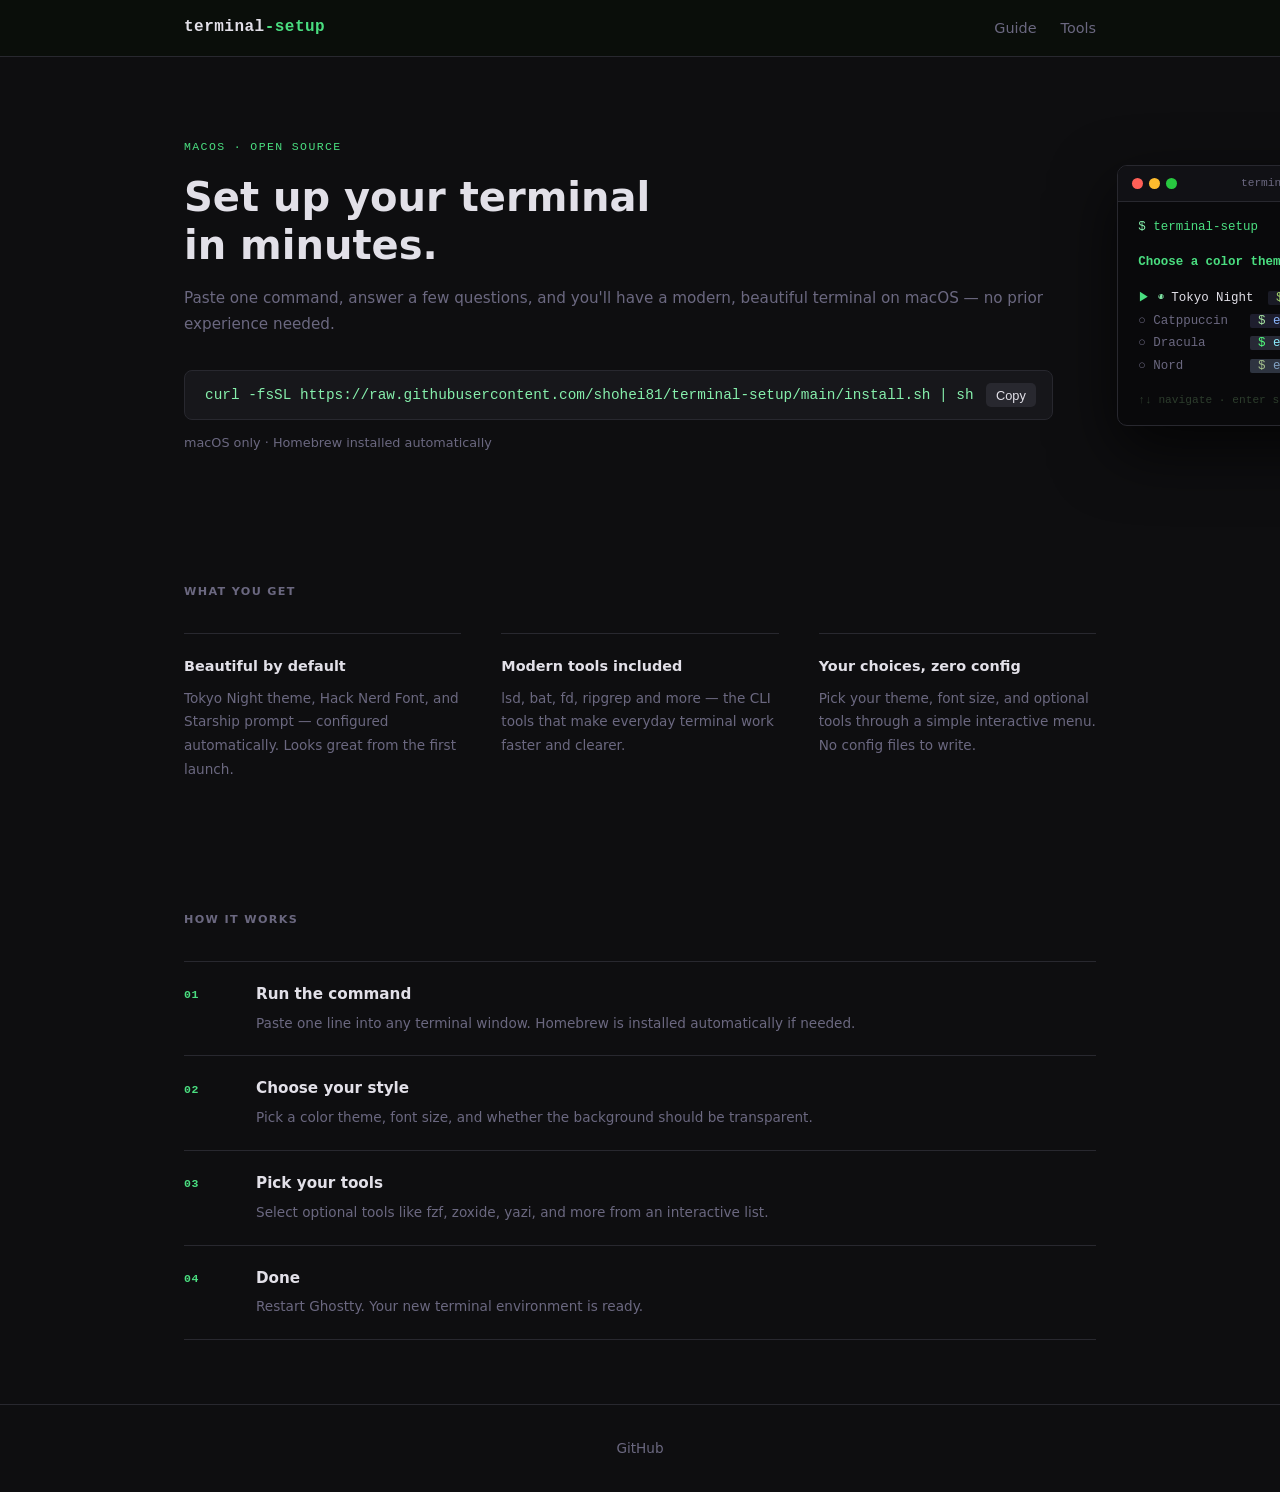
<file: docs/index.html>
<!DOCTYPE html>
<html lang="ja">
<head>
  <meta charset="UTF-8">
  <meta name="viewport" content="width=device-width, initial-scale=1.0">
  <title>terminal-setup</title>
  <link rel="stylesheet" href="./style.css">
</head>
<body>

<nav>
  <div class="nav-inner">
    <span class="nav-logo">terminal<span>-setup</span></span>
    <div class="nav-links">
      <a href="./guide.html">Guide</a>
      <a href="./tools.html">Tools</a>
    </div>
  </div>
</nav>

<div class="hero">
  <div class="hero-copy">
    <p class="hero-eyebrow">macOS · open source</p>
    <h1>Set up your terminal<br>in minutes.</h1>
    <p class="hero-desc">Paste one command, answer a few questions, and you'll have a modern, beautiful terminal on macOS — no prior experience needed.</p>
    <div class="install-block">
      <code id="install-cmd">curl -fsSL https://raw.githubusercontent.com/shohei81/terminal-setup/main/install.sh | sh</code>
      <button class="copy-btn" onclick="copyInstall(this)">Copy</button>
    </div>
    <p class="install-note">macOS only · Homebrew installed automatically</p>
  </div>
  <div class="hero-visual">
    <div class="term-win">
      <div class="term-bar">
        <span class="term-dot" style="background:#ff5f57"></span>
        <span class="term-dot" style="background:#febc2e"></span>
        <span class="term-dot" style="background:#28c840"></span>
        <span class="term-bar-title">terminal-setup</span>
      </div>
      <div class="term-body">
        <div class="term-row"><span class="tc-green">$</span> <span class="tc-blue">terminal-setup</span></div>
        <div class="term-row term-blank">&nbsp;</div>
        <div class="term-row"><span class="tc-blue tc-bold">  Choose a color theme</span></div>
        <div class="term-row term-blank">&nbsp;</div>
        <div class="term-row term-active">  <span class="tc-blue">▶</span> <span class="tc-green">◉</span> <span class="term-thname">Tokyo Night  </span><span class="term-swatch" style="background:#1a1b26"><span style="color:#9ece6a"> $ </span><span style="color:#7aa2f7">echo</span><span style="color:#c0caf5"> Hello </span></span></div>
        <div class="term-row term-dim">    <span class="tc-muted">○</span> <span class="term-thname">Catppuccin   </span><span class="term-swatch" style="background:#1e1e2e"><span style="color:#a6e3a1"> $ </span><span style="color:#89b4fa">echo</span><span style="color:#cdd6f4"> Hello </span></span></div>
        <div class="term-row term-dim">    <span class="tc-muted">○</span> <span class="term-thname">Dracula      </span><span class="term-swatch" style="background:#282a36"><span style="color:#50fa7b"> $ </span><span style="color:#8be9fd">echo</span><span style="color:#f8f8f2"> Hello </span></span></div>
        <div class="term-row term-dim">    <span class="tc-muted">○</span> <span class="term-thname">Nord         </span><span class="term-swatch" style="background:#2e3440"><span style="color:#a3be8c"> $ </span><span style="color:#81a1c1">echo</span><span style="color:#d8dee9"> Hello </span></span></div>
        <div class="term-row term-blank">&nbsp;</div>
        <div class="term-row term-hint">  ↑↓ navigate · enter select · esc quit</div>
      </div>
    </div>
  </div>
</div>

<section>
  <p class="section-label">What you get</p>
  <div class="features">
    <div class="feature">
      <h3>Beautiful by default</h3>
      <p>Tokyo Night theme, Hack Nerd Font, and Starship prompt — configured automatically. Looks great from the first launch.</p>
    </div>
    <div class="feature">
      <h3>Modern tools included</h3>
      <p>lsd, bat, fd, ripgrep and more — the CLI tools that make everyday terminal work faster and clearer.</p>
    </div>
    <div class="feature">
      <h3>Your choices, zero config</h3>
      <p>Pick your theme, font size, and optional tools through a simple interactive menu. No config files to write.</p>
    </div>
  </div>
</section>

<section>
  <p class="section-label">How it works</p>
  <ol class="timeline">
    <li class="timeline-item">
      <div class="timeline-num">01</div>
      <div class="timeline-body">
        <h3>Run the command</h3>
        <p>Paste one line into any terminal window. Homebrew is installed automatically if needed.</p>
      </div>
    </li>
    <li class="timeline-item">
      <div class="timeline-num">02</div>
      <div class="timeline-body">
        <h3>Choose your style</h3>
        <p>Pick a color theme, font size, and whether the background should be transparent.</p>
      </div>
    </li>
    <li class="timeline-item">
      <div class="timeline-num">03</div>
      <div class="timeline-body">
        <h3>Pick your tools</h3>
        <p>Select optional tools like fzf, zoxide, yazi, and more from an interactive list.</p>
      </div>
    </li>
    <li class="timeline-item">
      <div class="timeline-num">04</div>
      <div class="timeline-body">
        <h3>Done</h3>
        <p>Restart Ghostty. Your new terminal environment is ready.</p>
      </div>
    </li>
  </ol>
</section>

<footer>
  <a href="https://github.com/shohei81/terminal-setup" target="_blank">GitHub</a>
</footer>

<script src="./script.js"></script>
<script>
function copyInstall(btn) {
  const text = document.getElementById('install-cmd').textContent;
  navigator.clipboard.writeText(text).then(() => {
    btn.textContent = '✓';
    setTimeout(() => btn.textContent = 'Copy', 2000);
  });
}
</script>
</body>
</html>
</file>
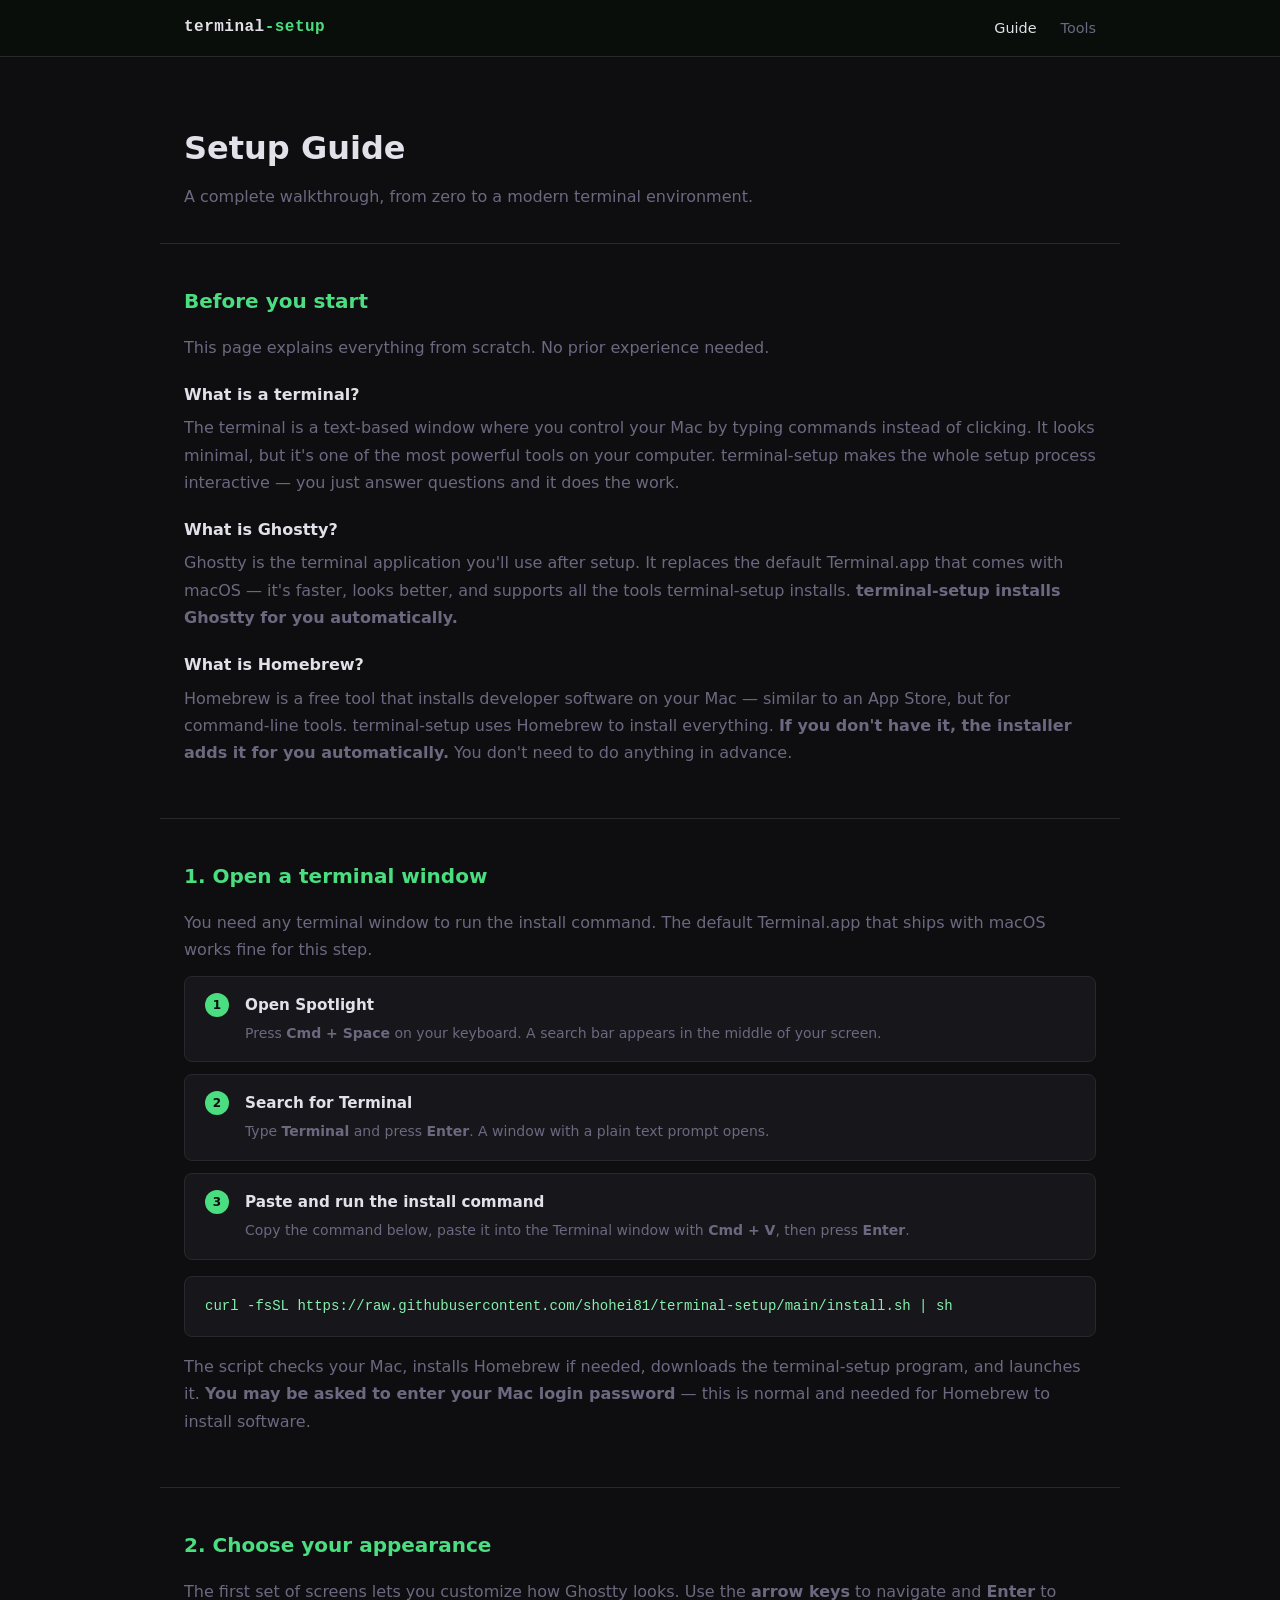
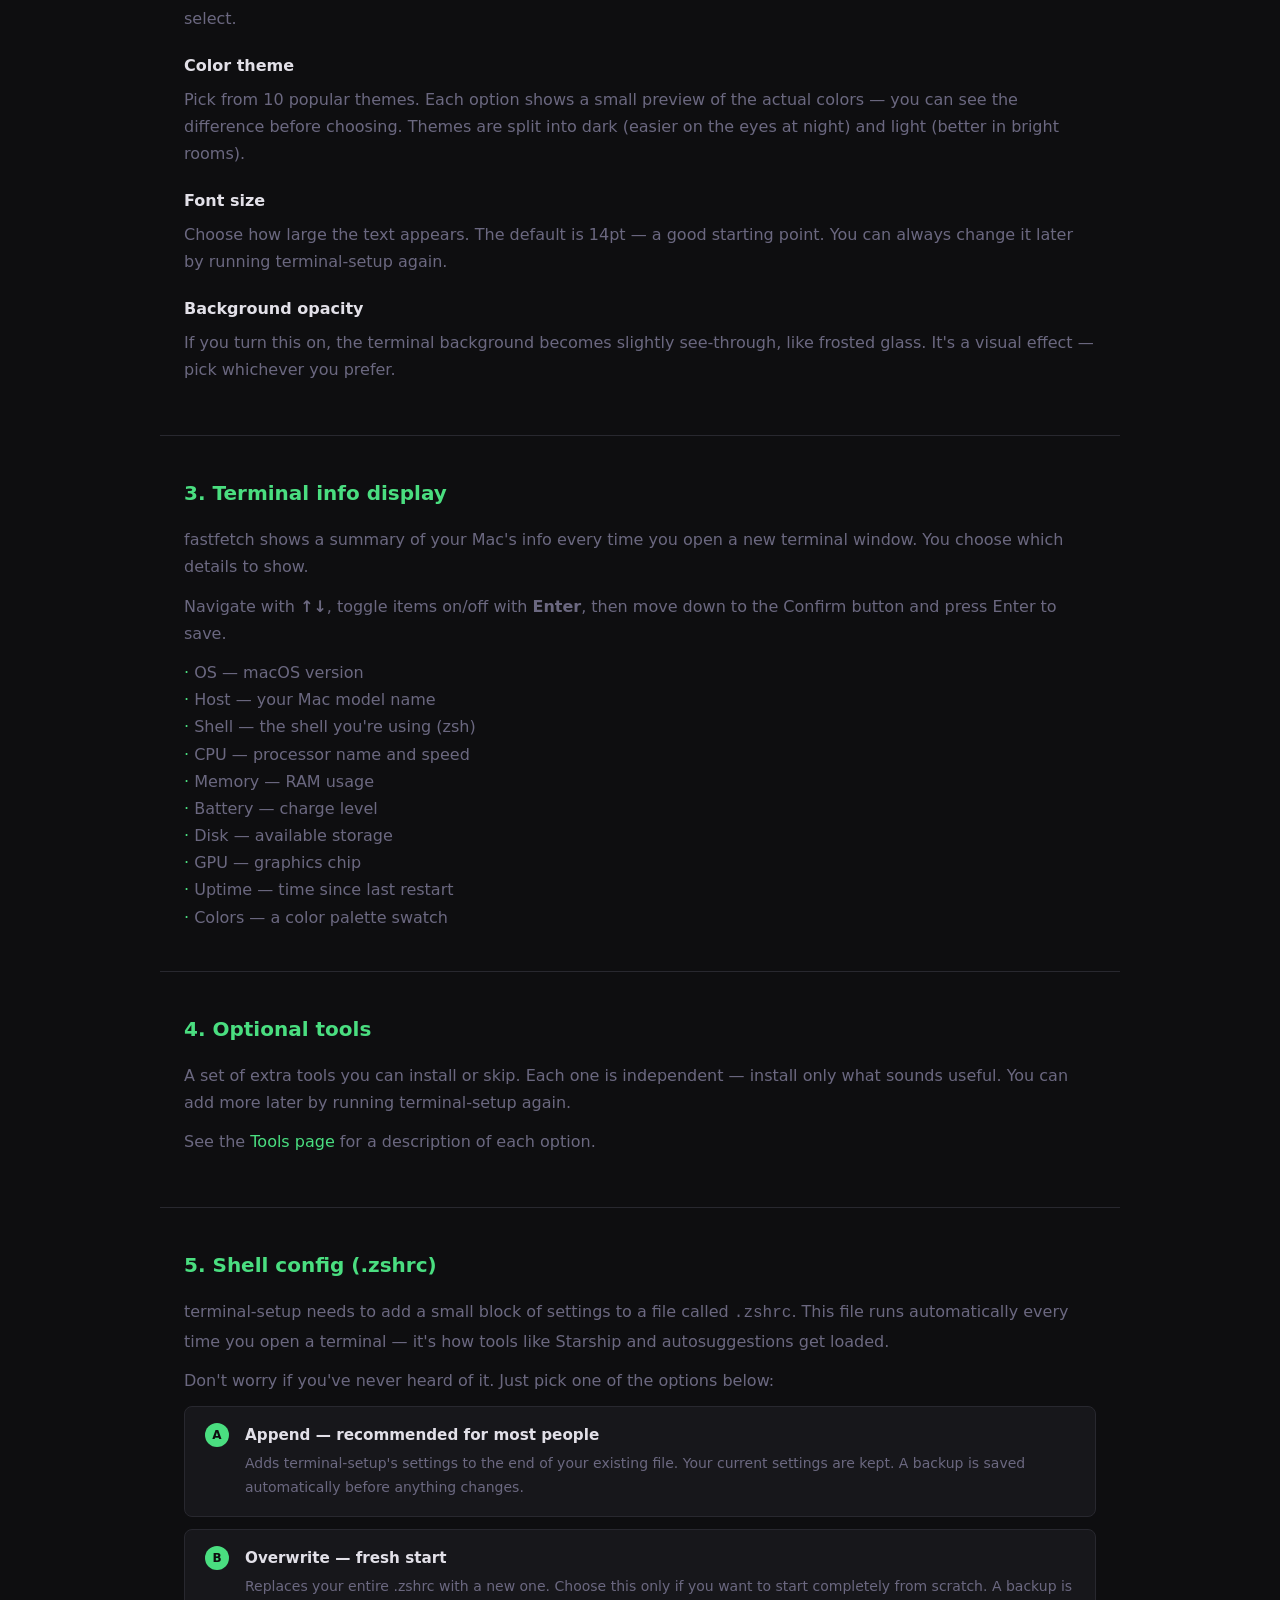
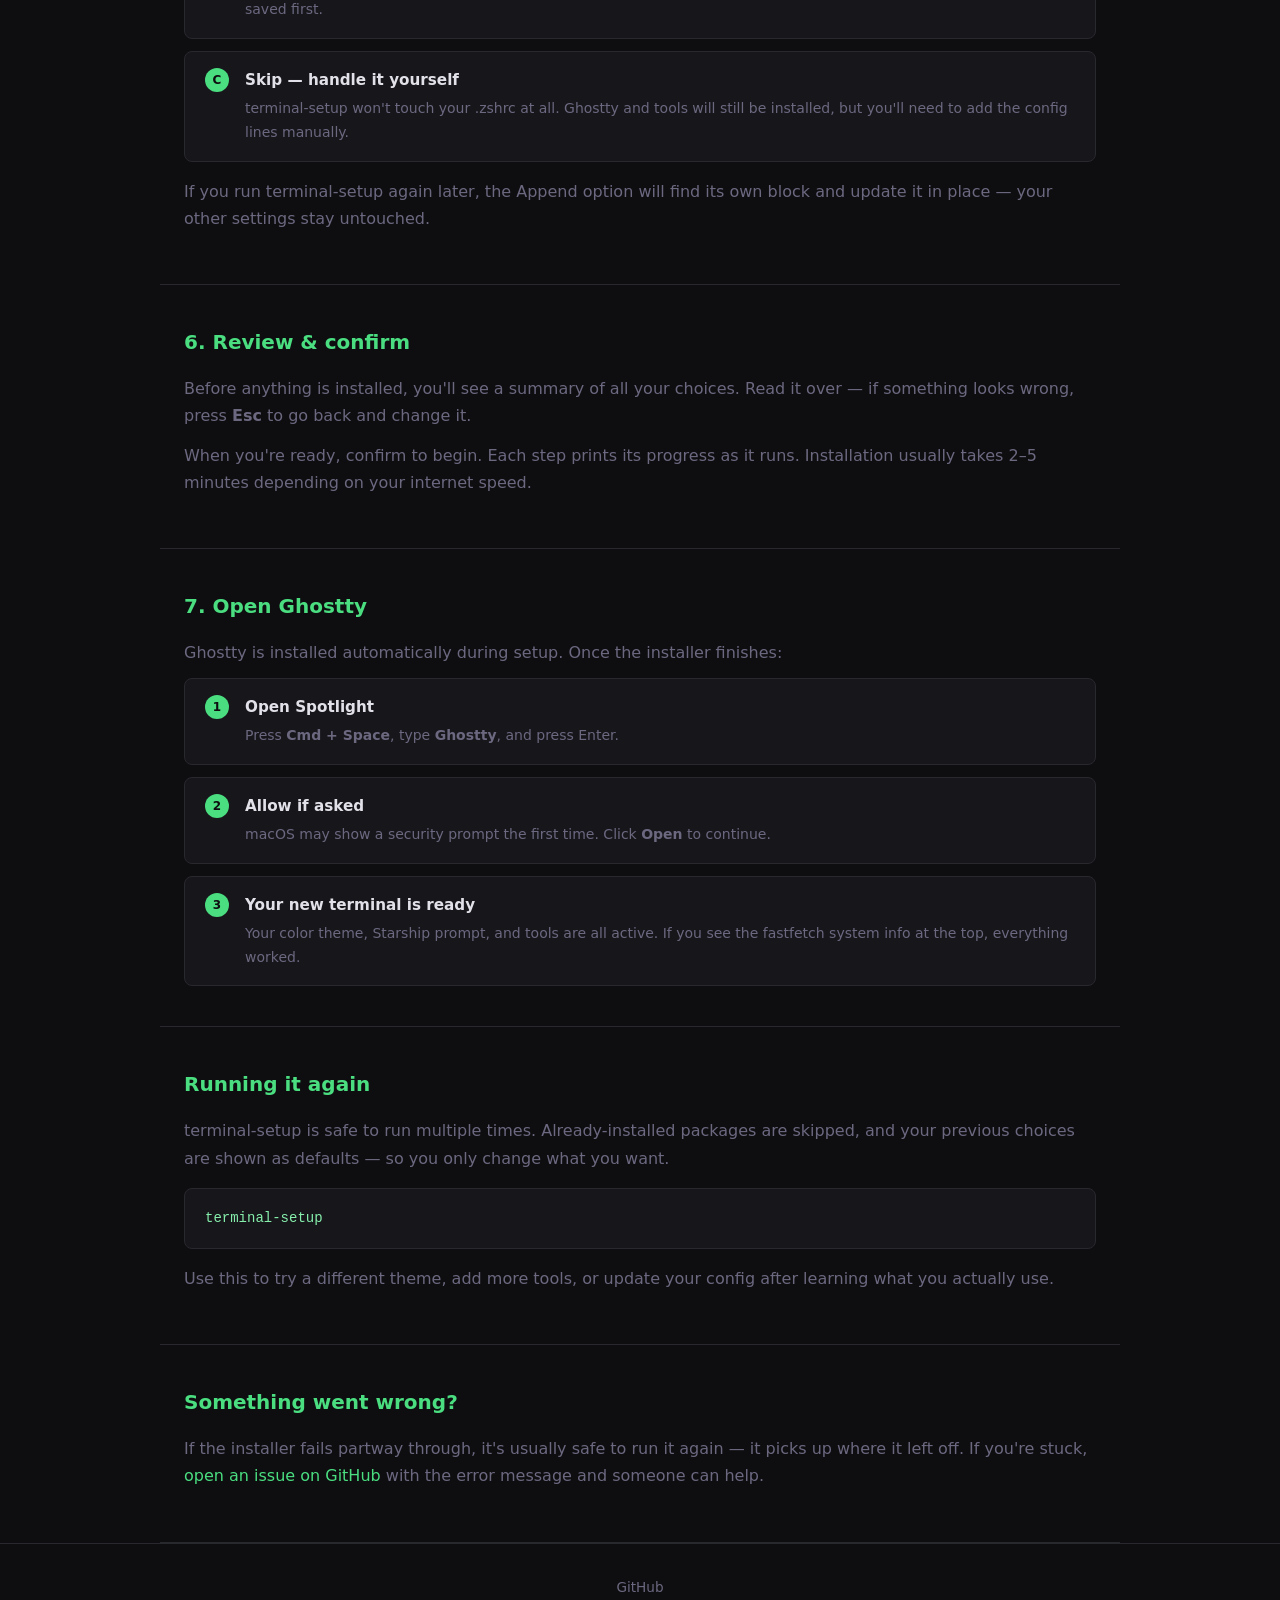
<file: docs/guide.html>
<!DOCTYPE html>
<html lang="en">
<head>
  <meta charset="UTF-8">
  <meta name="viewport" content="width=device-width, initial-scale=1.0">
  <title>Setup Guide — terminal-setup</title>
  <link rel="stylesheet" href="./style.css">
</head>
<body>

<nav>
  <div class="nav-inner">
    <a href="./index.html" class="nav-logo">terminal<span>-setup</span></a>
    <div class="nav-links">
      <a href="./guide.html" class="active">Guide</a>
      <a href="./tools.html">Tools</a>
    </div>
  </div>
</nav>

<div class="page-header">
  <h1>Setup Guide</h1>
  <p>A complete walkthrough, from zero to a modern terminal environment.</p>
</div>

<div class="guide-section">
  <h2>Before you start</h2>
  <p>This page explains everything from scratch. No prior experience needed.</p>

  <h3>What is a terminal?</h3>
  <p>The terminal is a text-based window where you control your Mac by typing commands instead of clicking. It looks minimal, but it's one of the most powerful tools on your computer. terminal-setup makes the whole setup process interactive — you just answer questions and it does the work.</p>

  <h3>What is Ghostty?</h3>
  <p>Ghostty is the terminal application you'll use after setup. It replaces the default Terminal.app that comes with macOS — it's faster, looks better, and supports all the tools terminal-setup installs. <strong>terminal-setup installs Ghostty for you automatically.</strong></p>

  <h3>What is Homebrew?</h3>
  <p>Homebrew is a free tool that installs developer software on your Mac — similar to an App Store, but for command-line tools. terminal-setup uses Homebrew to install everything. <strong>If you don't have it, the installer adds it for you automatically.</strong> You don't need to do anything in advance.</p>
</div>

<div class="guide-section">
  <h2>1. Open a terminal window</h2>
  <p>You need any terminal window to run the install command. The default Terminal.app that ships with macOS works fine for this step.</p>

  <div class="step-list">
    <div class="step-item">
      <div class="step-num">1</div>
      <div class="step-body">
        <h4>Open Spotlight</h4>
        <p>Press <strong>Cmd + Space</strong> on your keyboard. A search bar appears in the middle of your screen.</p>
      </div>
    </div>
    <div class="step-item">
      <div class="step-num">2</div>
      <div class="step-body">
        <h4>Search for Terminal</h4>
        <p>Type <strong>Terminal</strong> and press <strong>Enter</strong>. A window with a plain text prompt opens.</p>
      </div>
    </div>
    <div class="step-item">
      <div class="step-num">3</div>
      <div class="step-body">
        <h4>Paste and run the install command</h4>
        <p>Copy the command below, paste it into the Terminal window with <strong>Cmd + V</strong>, then press <strong>Enter</strong>.</p>
      </div>
    </div>
  </div>

  <pre><code>curl -fsSL https://raw.githubusercontent.com/shohei81/terminal-setup/main/install.sh | sh</code></pre>

  <p>The script checks your Mac, installs Homebrew if needed, downloads the terminal-setup program, and launches it. <strong>You may be asked to enter your Mac login password</strong> — this is normal and needed for Homebrew to install software.</p>
</div>

<div class="guide-section">
  <h2>2. Choose your appearance</h2>
  <p>The first set of screens lets you customize how Ghostty looks. Use the <strong>arrow keys</strong> to navigate and <strong>Enter</strong> to select.</p>

  <h3>Color theme</h3>
  <p>Pick from 10 popular themes. Each option shows a small preview of the actual colors — you can see the difference before choosing. Themes are split into dark (easier on the eyes at night) and light (better in bright rooms).</p>

  <h3>Font size</h3>
  <p>Choose how large the text appears. The default is 14pt — a good starting point. You can always change it later by running terminal-setup again.</p>

  <h3>Background opacity</h3>
  <p>If you turn this on, the terminal background becomes slightly see-through, like frosted glass. It's a visual effect — pick whichever you prefer.</p>
</div>

<div class="guide-section">
  <h2>3. Terminal info display</h2>
  <p>fastfetch shows a summary of your Mac's info every time you open a new terminal window. You choose which details to show.</p>
  <p>Navigate with <strong>↑↓</strong>, toggle items on/off with <strong>Enter</strong>, then move down to the Confirm button and press Enter to save.</p>
  <ul>
    <li>OS — macOS version</li>
    <li>Host — your Mac model name</li>
    <li>Shell — the shell you're using (zsh)</li>
    <li>CPU — processor name and speed</li>
    <li>Memory — RAM usage</li>
    <li>Battery — charge level</li>
    <li>Disk — available storage</li>
    <li>GPU — graphics chip</li>
    <li>Uptime — time since last restart</li>
    <li>Colors — a color palette swatch</li>
  </ul>
</div>

<div class="guide-section">
  <h2>4. Optional tools</h2>
  <p>A set of extra tools you can install or skip. Each one is independent — install only what sounds useful. You can add more later by running terminal-setup again.</p>
  <p>See the <a href="./tools.html">Tools page</a> for a description of each option.</p>
</div>

<div class="guide-section">
  <h2>5. Shell config (.zshrc)</h2>
  <p>terminal-setup needs to add a small block of settings to a file called <code>.zshrc</code>. This file runs automatically every time you open a terminal — it's how tools like Starship and autosuggestions get loaded.</p>
  <p>Don't worry if you've never heard of it. Just pick one of the options below:</p>

  <div class="step-list">
    <div class="step-item">
      <div class="step-num">A</div>
      <div class="step-body">
        <h4>Append — recommended for most people</h4>
        <p>Adds terminal-setup's settings to the end of your existing file. Your current settings are kept. A backup is saved automatically before anything changes.</p>
      </div>
    </div>
    <div class="step-item">
      <div class="step-num">B</div>
      <div class="step-body">
        <h4>Overwrite — fresh start</h4>
        <p>Replaces your entire .zshrc with a new one. Choose this only if you want to start completely from scratch. A backup is saved first.</p>
      </div>
    </div>
    <div class="step-item">
      <div class="step-num">C</div>
      <div class="step-body">
        <h4>Skip — handle it yourself</h4>
        <p>terminal-setup won't touch your .zshrc at all. Ghostty and tools will still be installed, but you'll need to add the config lines manually.</p>
      </div>
    </div>
  </div>

  <p style="margin-top:1rem;">If you run terminal-setup again later, the Append option will find its own block and update it in place — your other settings stay untouched.</p>
</div>

<div class="guide-section">
  <h2>6. Review &amp; confirm</h2>
  <p>Before anything is installed, you'll see a summary of all your choices. Read it over — if something looks wrong, press <strong>Esc</strong> to go back and change it.</p>
  <p>When you're ready, confirm to begin. Each step prints its progress as it runs. Installation usually takes 2–5 minutes depending on your internet speed.</p>
</div>

<div class="guide-section">
  <h2>7. Open Ghostty</h2>
  <p>Ghostty is installed automatically during setup. Once the installer finishes:</p>

  <div class="step-list">
    <div class="step-item">
      <div class="step-num">1</div>
      <div class="step-body">
        <h4>Open Spotlight</h4>
        <p>Press <strong>Cmd + Space</strong>, type <strong>Ghostty</strong>, and press Enter.</p>
      </div>
    </div>
    <div class="step-item">
      <div class="step-num">2</div>
      <div class="step-body">
        <h4>Allow if asked</h4>
        <p>macOS may show a security prompt the first time. Click <strong>Open</strong> to continue.</p>
      </div>
    </div>
    <div class="step-item">
      <div class="step-num">3</div>
      <div class="step-body">
        <h4>Your new terminal is ready</h4>
        <p>Your color theme, Starship prompt, and tools are all active. If you see the fastfetch system info at the top, everything worked.</p>
      </div>
    </div>
  </div>
</div>

<div class="guide-section">
  <h2>Running it again</h2>
  <p>terminal-setup is safe to run multiple times. Already-installed packages are skipped, and your previous choices are shown as defaults — so you only change what you want.</p>
  <pre><code>terminal-setup</code></pre>
  <p>Use this to try a different theme, add more tools, or update your config after learning what you actually use.</p>
</div>

<div class="guide-section">
  <h2>Something went wrong?</h2>
  <p>If the installer fails partway through, it's usually safe to run it again — it picks up where it left off. If you're stuck, <a href="https://github.com/shohei81/terminal-setup/issues" target="_blank">open an issue on GitHub</a> with the error message and someone can help.</p>
</div>

<footer>
  <a href="https://github.com/shohei81/terminal-setup" target="_blank">GitHub</a>
</footer>

<script src="./script.js"></script>
</body>
</html>
</file>
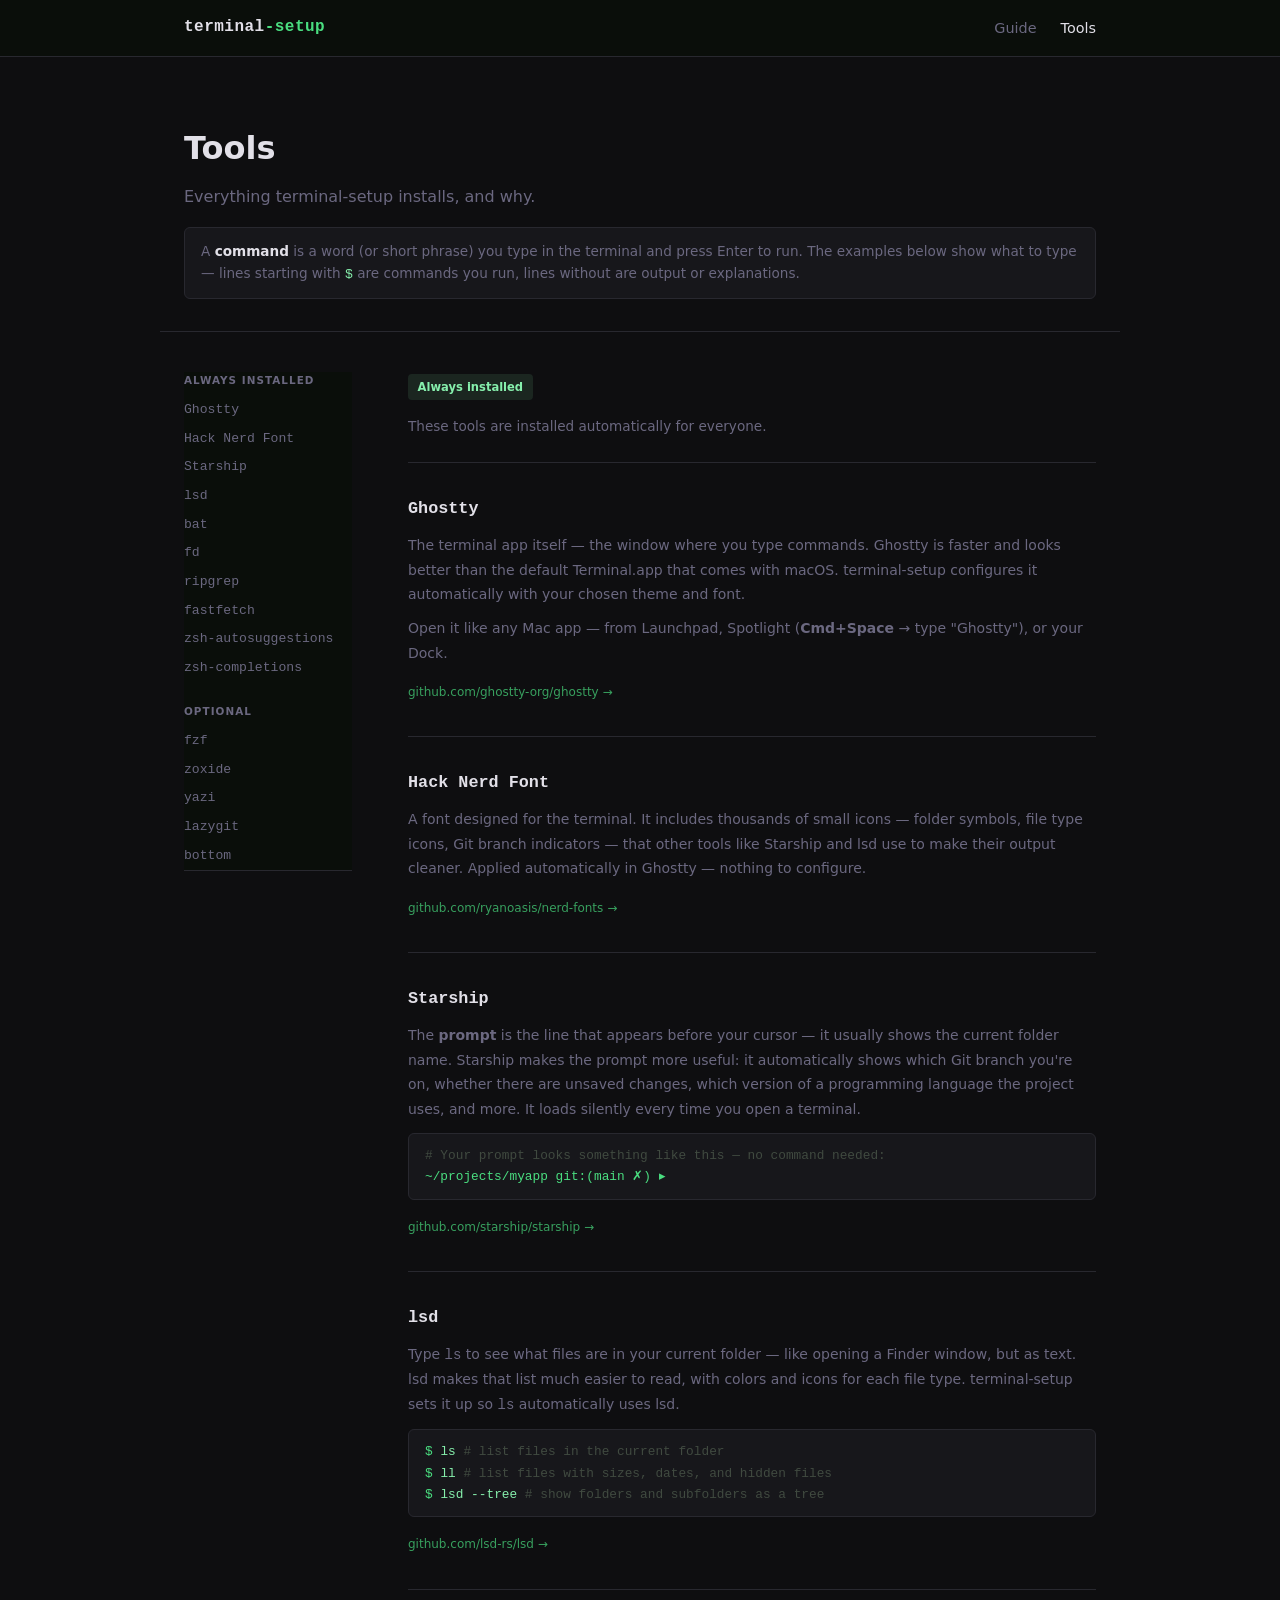
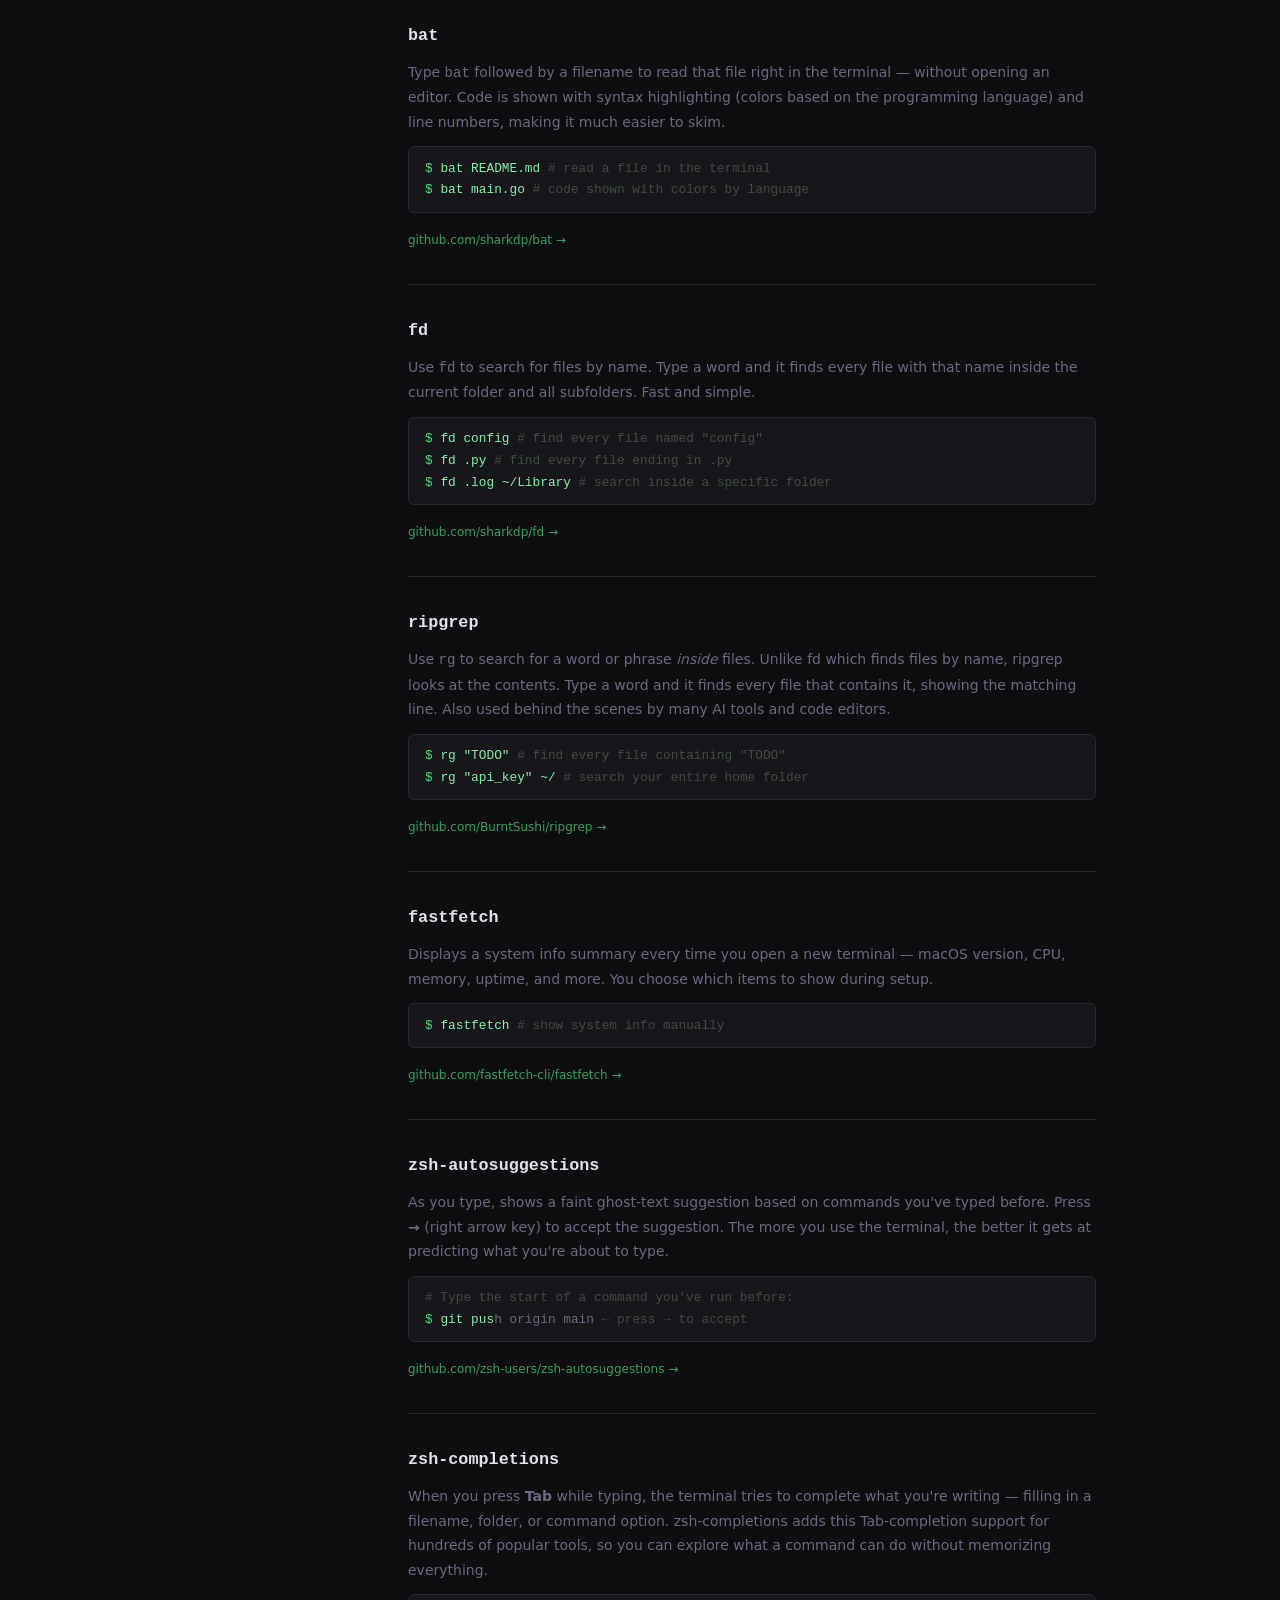
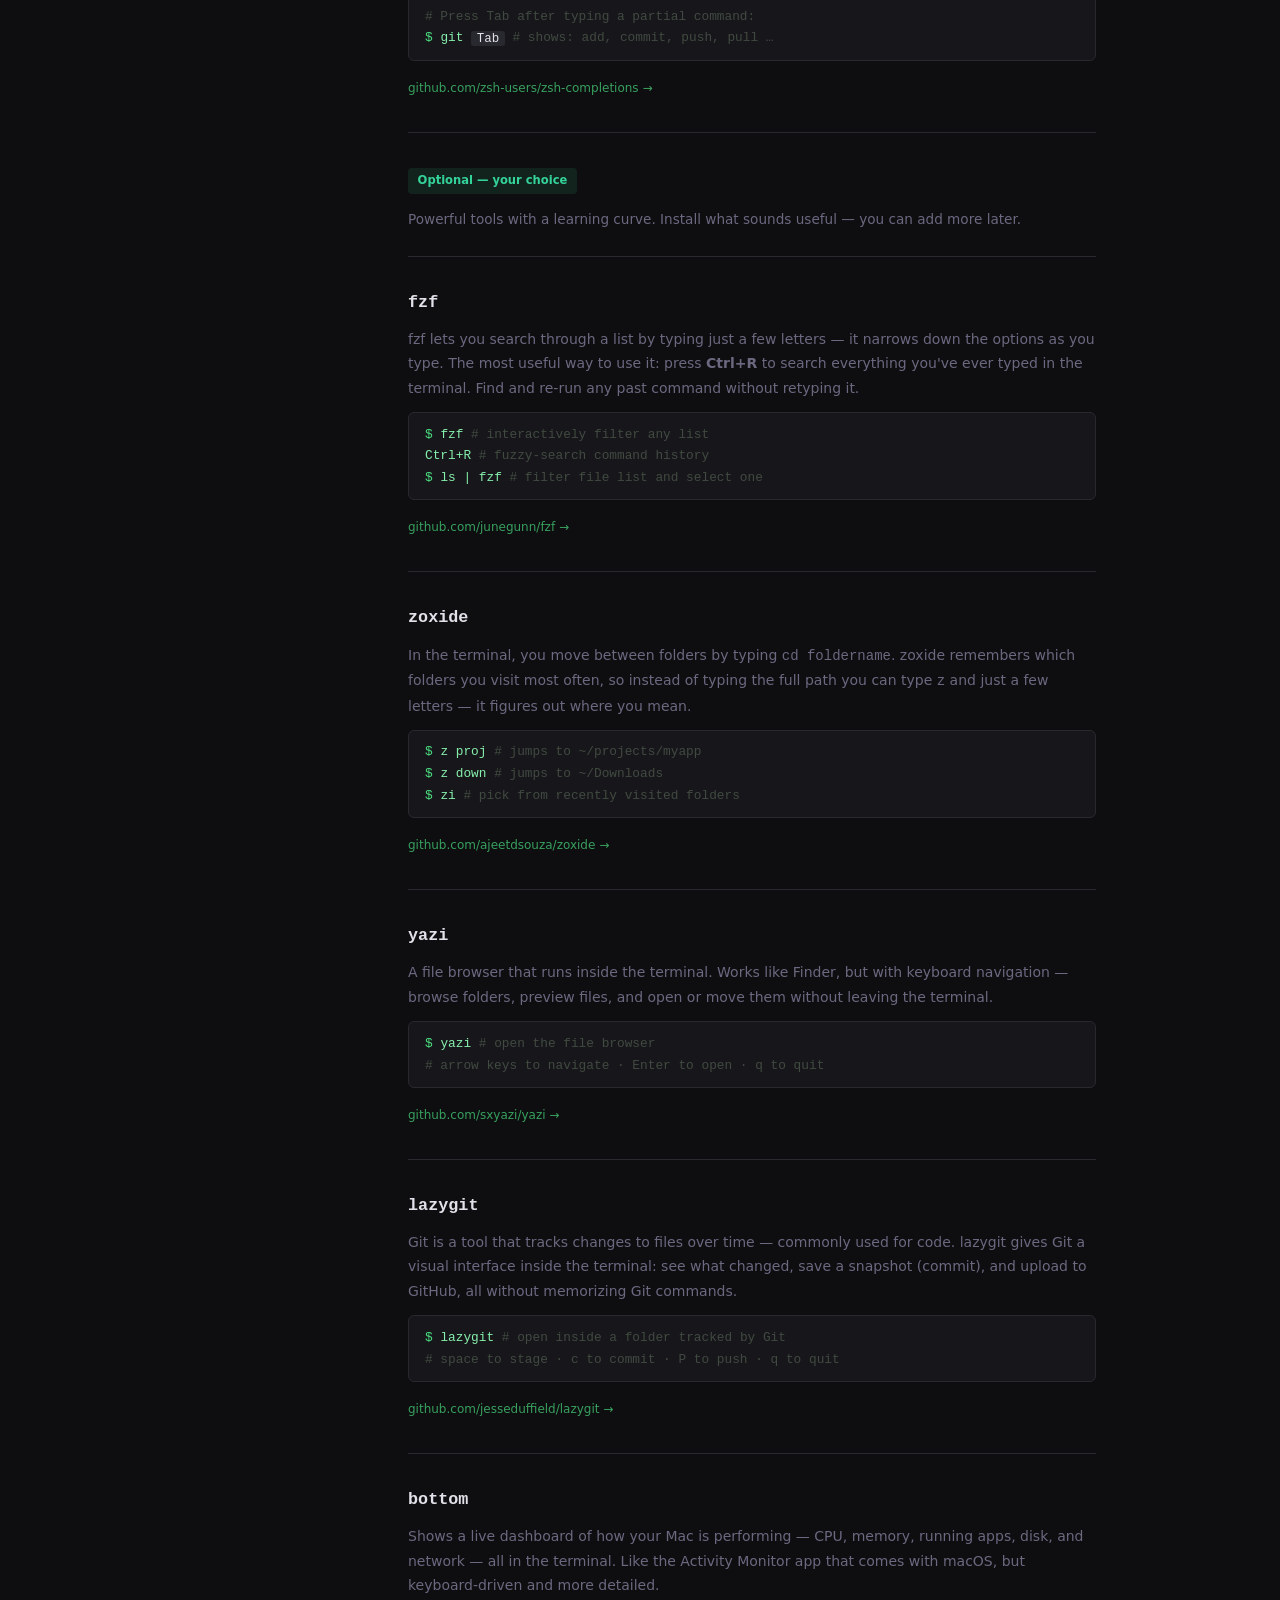
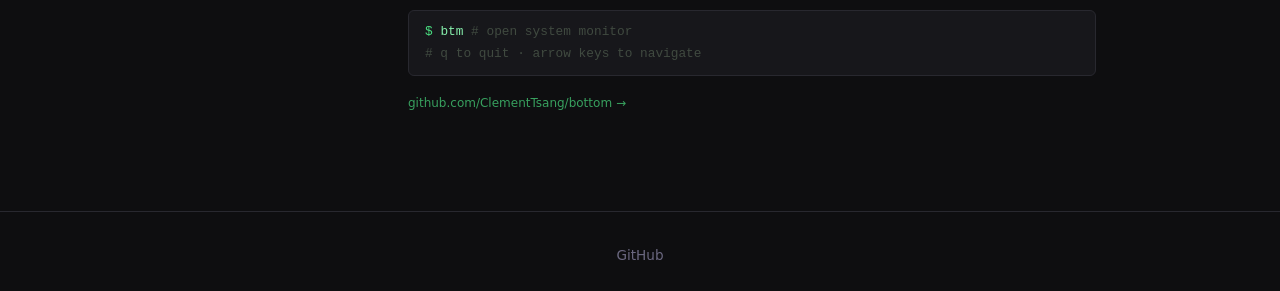
<file: docs/tools.html>
<!DOCTYPE html>
<html lang="en">
<head>
  <meta charset="UTF-8">
  <meta name="viewport" content="width=device-width, initial-scale=1.0">
  <title>Tools — terminal-setup</title>
  <link rel="stylesheet" href="./style.css">
</head>
<body>

<nav>
  <div class="nav-inner">
    <a href="./index.html" class="nav-logo">terminal<span>-setup</span></a>
    <div class="nav-links">
      <a href="./guide.html">Guide</a>
      <a href="./tools.html" class="active">Tools</a>
    </div>
  </div>
</nav>

<div class="page-header">
  <h1>Tools</h1>
  <p>Everything terminal-setup installs, and why.</p>
  <p class="tools-note">A <strong>command</strong> is a word (or short phrase) you type in the terminal and press Enter to run. The examples below show what to type — lines starting with <code>$</code> are commands you run, lines without are output or explanations.</p>
</div>

<div class="tools-layout">

  <aside class="tools-sidebar">
    <nav class="tools-index">
      <p class="index-group">Always installed</p>
      <a href="#ghostty">Ghostty</a>
      <a href="#hack-nerd-font">Hack Nerd Font</a>
      <a href="#starship">Starship</a>
      <a href="#lsd">lsd</a>
      <a href="#bat">bat</a>
      <a href="#fd">fd</a>
      <a href="#ripgrep">ripgrep</a>
      <a href="#fastfetch">fastfetch</a>
      <a href="#zsh-autosuggestions">zsh-autosuggestions</a>
      <a href="#zsh-completions">zsh-completions</a>
      <p class="index-group">Optional</p>
      <a href="#fzf">fzf</a>
      <a href="#zoxide">zoxide</a>
      <a href="#yazi">yazi</a>
      <a href="#lazygit">lazygit</a>
      <a href="#bottom">bottom</a>
    </nav>
  </aside>

  <main class="tools-main">

    <div class="tools-tier-header">
      <span class="tier-label tier-a">Always installed</span>
      <p>These tools are installed automatically for everyone.</p>
    </div>

    <div class="tool-entry" id="ghostty">
      <div class="tool-entry-header">
        <h2>Ghostty</h2>
      </div>
      <p>The terminal app itself — the window where you type commands. Ghostty is faster and looks better than the default Terminal.app that comes with macOS. terminal-setup configures it automatically with your chosen theme and font.</p>
      <p>Open it like any Mac app — from Launchpad, Spotlight (<strong>Cmd+Space</strong> → type "Ghostty"), or your Dock.</p>
      <a href="https://github.com/ghostty-org/ghostty" target="_blank" class="tool-link">github.com/ghostty-org/ghostty →</a>
    </div>

    <div class="tool-entry" id="hack-nerd-font">
      <div class="tool-entry-header">
        <h2>Hack Nerd Font</h2>
      </div>
      <p>A font designed for the terminal. It includes thousands of small icons — folder symbols, file type icons, Git branch indicators — that other tools like Starship and lsd use to make their output cleaner. Applied automatically in Ghostty — nothing to configure.</p>
      <a href="https://github.com/ryanoasis/nerd-fonts" target="_blank" class="tool-link">github.com/ryanoasis/nerd-fonts →</a>
    </div>

    <div class="tool-entry" id="starship">
      <div class="tool-entry-header">
        <h2>Starship</h2>
      </div>
      <p>The <strong>prompt</strong> is the line that appears before your cursor — it usually shows the current folder name. Starship makes the prompt more useful: it automatically shows which Git branch you're on, whether there are unsaved changes, which version of a programming language the project uses, and more. It loads silently every time you open a terminal.</p>
      <div class="tool-cmd">
        <span class="cmd-comment"># Your prompt looks something like this — no command needed:</span><br>
        <span class="cmd-prompt">~/projects/myapp</span> <span class="cmd-accent">git:(main ✗)</span> <span class="cmd-cursor">▸</span>
      </div>
      <a href="https://github.com/starship/starship" target="_blank" class="tool-link">github.com/starship/starship →</a>
    </div>

    <div class="tool-entry" id="lsd">
      <div class="tool-entry-header">
        <h2>lsd</h2>
      </div>
      <p>Type <code>ls</code> to see what files are in your current folder — like opening a Finder window, but as text. lsd makes that list much easier to read, with colors and icons for each file type. terminal-setup sets it up so <code>ls</code> automatically uses lsd.</p>
      <div class="tool-cmd">
        <span class="cmd-prompt">$</span> <span class="cmd-text">ls</span><span class="cmd-comment">               # list files in the current folder</span><br>
        <span class="cmd-prompt">$</span> <span class="cmd-text">ll</span><span class="cmd-comment">               # list files with sizes, dates, and hidden files</span><br>
        <span class="cmd-prompt">$</span> <span class="cmd-text">lsd --tree</span><span class="cmd-comment">       # show folders and subfolders as a tree</span>
      </div>
      <a href="https://github.com/lsd-rs/lsd" target="_blank" class="tool-link">github.com/lsd-rs/lsd →</a>
    </div>

    <div class="tool-entry" id="bat">
      <div class="tool-entry-header">
        <h2>bat</h2>
      </div>
      <p>Type <code>bat</code> followed by a filename to read that file right in the terminal — without opening an editor. Code is shown with syntax highlighting (colors based on the programming language) and line numbers, making it much easier to skim.</p>
      <div class="tool-cmd">
        <span class="cmd-prompt">$</span> <span class="cmd-text">bat README.md</span><span class="cmd-comment">    # read a file in the terminal</span><br>
        <span class="cmd-prompt">$</span> <span class="cmd-text">bat main.go</span><span class="cmd-comment">      # code shown with colors by language</span>
      </div>
      <a href="https://github.com/sharkdp/bat" target="_blank" class="tool-link">github.com/sharkdp/bat →</a>
    </div>

    <div class="tool-entry" id="fd">
      <div class="tool-entry-header">
        <h2>fd</h2>
      </div>
      <p>Use <code>fd</code> to search for files by name. Type a word and it finds every file with that name inside the current folder and all subfolders. Fast and simple.</p>
      <div class="tool-cmd">
        <span class="cmd-prompt">$</span> <span class="cmd-text">fd config</span><span class="cmd-comment">        # find every file named "config"</span><br>
        <span class="cmd-prompt">$</span> <span class="cmd-text">fd .py</span><span class="cmd-comment">           # find every file ending in .py</span><br>
        <span class="cmd-prompt">$</span> <span class="cmd-text">fd .log ~/Library</span><span class="cmd-comment"> # search inside a specific folder</span>
      </div>
      <a href="https://github.com/sharkdp/fd" target="_blank" class="tool-link">github.com/sharkdp/fd →</a>
    </div>

    <div class="tool-entry" id="ripgrep">
      <div class="tool-entry-header">
        <h2>ripgrep</h2>
      </div>
      <p>Use <code>rg</code> to search for a word or phrase <em>inside</em> files. Unlike fd which finds files by name, ripgrep looks at the contents. Type a word and it finds every file that contains it, showing the matching line. Also used behind the scenes by many AI tools and code editors.</p>
      <div class="tool-cmd">
        <span class="cmd-prompt">$</span> <span class="cmd-text">rg "TODO"</span><span class="cmd-comment">         # find every file containing "TODO"</span><br>
        <span class="cmd-prompt">$</span> <span class="cmd-text">rg "api_key" ~/</span><span class="cmd-comment">   # search your entire home folder</span>
      </div>
      <a href="https://github.com/BurntSushi/ripgrep" target="_blank" class="tool-link">github.com/BurntSushi/ripgrep →</a>
    </div>

    <div class="tool-entry" id="fastfetch">
      <div class="tool-entry-header">
        <h2>fastfetch</h2>
      </div>
      <p>Displays a system info summary every time you open a new terminal — macOS version, CPU, memory, uptime, and more. You choose which items to show during setup.</p>
      <div class="tool-cmd">
        <span class="cmd-prompt">$</span> <span class="cmd-text">fastfetch</span><span class="cmd-comment">        # show system info manually</span>
      </div>
      <a href="https://github.com/fastfetch-cli/fastfetch" target="_blank" class="tool-link">github.com/fastfetch-cli/fastfetch →</a>
    </div>

    <div class="tool-entry" id="zsh-autosuggestions">
      <div class="tool-entry-header">
        <h2>zsh-autosuggestions</h2>
      </div>
      <p>As you type, shows a faint ghost-text suggestion based on commands you've typed before. Press <strong>→</strong> (right arrow key) to accept the suggestion. The more you use the terminal, the better it gets at predicting what you're about to type.</p>
      <div class="tool-cmd">
        <span class="cmd-comment"># Type the start of a command you've run before:</span><br>
        <span class="cmd-prompt">$</span> <span class="cmd-text">git pus</span><span class="cmd-ghost">h origin main</span><span class="cmd-comment">  ← press → to accept</span>
      </div>
      <a href="https://github.com/zsh-users/zsh-autosuggestions" target="_blank" class="tool-link">github.com/zsh-users/zsh-autosuggestions →</a>
    </div>

    <div class="tool-entry" id="zsh-completions">
      <div class="tool-entry-header">
        <h2>zsh-completions</h2>
      </div>
      <p>When you press <strong>Tab</strong> while typing, the terminal tries to complete what you're writing — filling in a filename, folder, or command option. zsh-completions adds this Tab-completion support for hundreds of popular tools, so you can explore what a command can do without memorizing everything.</p>
      <div class="tool-cmd">
        <span class="cmd-comment"># Press Tab after typing a partial command:</span><br>
        <span class="cmd-prompt">$</span> <span class="cmd-text">git <kbd>Tab</kbd></span><span class="cmd-comment">   # shows: add, commit, push, pull …</span>
      </div>
      <a href="https://github.com/zsh-users/zsh-completions" target="_blank" class="tool-link">github.com/zsh-users/zsh-completions →</a>
    </div>

    <div class="tools-tier-header" style="margin-top:2rem;">
      <span class="tier-label tier-b">Optional — your choice</span>
      <p>Powerful tools with a learning curve. Install what sounds useful — you can add more later.</p>
    </div>

    <div class="tool-entry" id="fzf">
      <div class="tool-entry-header">
        <h2>fzf</h2>
      </div>
      <p>fzf lets you search through a list by typing just a few letters — it narrows down the options as you type. The most useful way to use it: press <strong>Ctrl+R</strong> to search everything you've ever typed in the terminal. Find and re-run any past command without retyping it.</p>
      <div class="tool-cmd">
        <span class="cmd-prompt">$</span> <span class="cmd-text">fzf</span><span class="cmd-comment">              # interactively filter any list</span><br>
        <span class="cmd-text">Ctrl+R</span><span class="cmd-comment">           # fuzzy-search command history</span><br>
        <span class="cmd-prompt">$</span> <span class="cmd-text">ls | fzf</span><span class="cmd-comment">         # filter file list and select one</span>
      </div>
      <a href="https://github.com/junegunn/fzf" target="_blank" class="tool-link">github.com/junegunn/fzf →</a>
    </div>

    <div class="tool-entry" id="zoxide">
      <div class="tool-entry-header">
        <h2>zoxide</h2>
      </div>
      <p>In the terminal, you move between folders by typing <code>cd foldername</code>. zoxide remembers which folders you visit most often, so instead of typing the full path you can type <code>z</code> and just a few letters — it figures out where you mean.</p>
      <div class="tool-cmd">
        <span class="cmd-prompt">$</span> <span class="cmd-text">z proj</span><span class="cmd-comment">           # jumps to ~/projects/myapp</span><br>
        <span class="cmd-prompt">$</span> <span class="cmd-text">z down</span><span class="cmd-comment">           # jumps to ~/Downloads</span><br>
        <span class="cmd-prompt">$</span> <span class="cmd-text">zi</span><span class="cmd-comment">               # pick from recently visited folders</span>
      </div>
      <a href="https://github.com/ajeetdsouza/zoxide" target="_blank" class="tool-link">github.com/ajeetdsouza/zoxide →</a>
    </div>

    <div class="tool-entry" id="yazi">
      <div class="tool-entry-header">
        <h2>yazi</h2>
      </div>
      <p>A file browser that runs inside the terminal. Works like Finder, but with keyboard navigation — browse folders, preview files, and open or move them without leaving the terminal.</p>
      <div class="tool-cmd">
        <span class="cmd-prompt">$</span> <span class="cmd-text">yazi</span><span class="cmd-comment">             # open the file browser</span><br>
        <span class="cmd-comment"># arrow keys to navigate · Enter to open · q to quit</span>
      </div>
      <a href="https://github.com/sxyazi/yazi" target="_blank" class="tool-link">github.com/sxyazi/yazi →</a>
    </div>

    <div class="tool-entry" id="lazygit">
      <div class="tool-entry-header">
        <h2>lazygit</h2>
      </div>
      <p>Git is a tool that tracks changes to files over time — commonly used for code. lazygit gives Git a visual interface inside the terminal: see what changed, save a snapshot (commit), and upload to GitHub, all without memorizing Git commands.</p>
      <div class="tool-cmd">
        <span class="cmd-prompt">$</span> <span class="cmd-text">lazygit</span><span class="cmd-comment">          # open inside a folder tracked by Git</span><br>
        <span class="cmd-comment"># space to stage · c to commit · P to push · q to quit</span>
      </div>
      <a href="https://github.com/jesseduffield/lazygit" target="_blank" class="tool-link">github.com/jesseduffield/lazygit →</a>
    </div>

    <div class="tool-entry" id="bottom">
      <div class="tool-entry-header">
        <h2>bottom</h2>
      </div>
      <p>Shows a live dashboard of how your Mac is performing — CPU, memory, running apps, disk, and network — all in the terminal. Like the Activity Monitor app that comes with macOS, but keyboard-driven and more detailed.</p>
      <div class="tool-cmd">
        <span class="cmd-prompt">$</span> <span class="cmd-text">btm</span><span class="cmd-comment">              # open system monitor</span><br>
        <span class="cmd-comment"># q to quit · arrow keys to navigate</span>
      </div>
      <a href="https://github.com/ClementTsang/bottom" target="_blank" class="tool-link">github.com/ClementTsang/bottom →</a>
    </div>

  </main>
</div>

<footer>
  <a href="https://github.com/shohei81/terminal-setup" target="_blank">GitHub</a>
</footer>

</body>
</html>
</file>
<file: docs/style.css>
:root {
  --bg:     #0e0e10;
  --bg-alt: #17171b;
  --border: #28282f;
  --fg:     #e2e0e8;
  --muted:  #6b6880;
  --blue:   #4ade80;
  --green:  #86efac;
  --yellow: #fbbf24;
  --red:    #f87171;
  --cyan:   #34d399;
}

*, *::before, *::after { box-sizing: border-box; margin: 0; padding: 0; }

html { scroll-behavior: smooth; }

body {
  background: var(--bg);
  color: var(--fg);
  font-family: system-ui, -apple-system, sans-serif;
  font-size: 16px;
  line-height: 1.7;
}

a { color: var(--blue); text-decoration: none; }
a:hover { text-decoration: underline; }

/* ── Nav ── */
nav {
  position: sticky;
  top: 0;
  z-index: 10;
  background: rgba(10, 15, 10, 0.92);
  backdrop-filter: blur(8px);
  border-bottom: 1px solid var(--border);
}

.nav-inner {
  max-width: 960px;
  margin: 0 auto;
  padding: 0 1.5rem;
  height: 56px;
  display: flex;
  align-items: center;
  justify-content: space-between;
}

.nav-logo {
  font-family: monospace;
  font-size: 1rem;
  font-weight: 700;
  color: var(--fg);
  letter-spacing: 0.03em;
}

.nav-logo span { color: var(--blue); }

.nav-links { display: flex; gap: 1.5rem; }

.nav-links a {
  color: var(--muted);
  font-size: 0.9rem;
  transition: color 0.15s;
}

.nav-links a:hover,
.nav-links a.active { color: var(--fg); text-decoration: none; }

/* ── Container ── */
.container {
  max-width: 960px;
  margin: 0 auto;
  padding: 0 1.5rem;
}

/* ── Hero (2-column) ── */
.hero {
  display: grid;
  grid-template-columns: 1fr 1fr;
  gap: 4rem;
  align-items: center;
  padding: 5rem 1.5rem 4rem;
  max-width: 960px;
  margin: 0 auto;
}

.hero-eyebrow {
  font-family: monospace;
  font-size: 0.72rem;
  letter-spacing: 0.12em;
  text-transform: uppercase;
  color: var(--blue);
  margin-bottom: 1rem;
}

.hero h1 {
  font-size: clamp(1.75rem, 3.5vw, 2.5rem);
  font-weight: 800;
  color: var(--fg);
  line-height: 1.2;
  margin-bottom: 1rem;
}

.hero-desc {
  font-size: 0.95rem;
  color: var(--muted);
  line-height: 1.75;
  margin-bottom: 2rem;
}

/* ── Terminal window mockup ── */
.term-win {
  background: #09090b;
  border: 1px solid var(--border);
  border-radius: 10px;
  overflow: hidden;
  font-family: 'SF Mono', 'Fira Mono', ui-monospace, monospace;
  font-size: 0.78rem;
  line-height: 1.55;
  box-shadow: 0 24px 64px rgba(0,0,0,0.7);
}

.term-bar {
  display: flex;
  align-items: center;
  gap: 6px;
  padding: 9px 14px;
  background: #111115;
  border-bottom: 1px solid var(--border);
}

.term-dot {
  display: inline-block;
  width: 11px;
  height: 11px;
  border-radius: 50%;
  flex-shrink: 0;
}

.term-bar-title {
  flex: 1;
  text-align: center;
  color: var(--muted);
  font-size: 0.7rem;
}

.term-body { padding: 0.875rem 0; }

.term-row {
  padding: 0.1rem 1.25rem;
  white-space: nowrap;
  color: var(--fg);
}

.term-blank  { line-height: 0.8; }
.term-dim    { color: var(--muted); }
.term-active { color: var(--fg); }
.term-hint   { font-size: 0.7rem; color: #2d3d2d; }
.term-thname { display: inline-block; min-width: 13ch; }
.term-swatch { border-radius: 2px; }

.tc-green { color: var(--green); }
.tc-blue  { color: var(--blue); }
.tc-muted { color: var(--muted); }
.tc-bold  { font-weight: 700; }

/* ── Install block ── */
.install-block {
  display: inline-flex;
  align-items: center;
  gap: 0.75rem;
  background: var(--bg-alt);
  border: 1px solid var(--border);
  border-radius: 8px;
  padding: 0.75rem 1rem 0.75rem 1.25rem;
  margin-bottom: 0.75rem;
  max-width: 100%;
}

.install-block code {
  font-family: monospace;
  font-size: 0.9rem;
  color: var(--green);
  white-space: nowrap;
  overflow: hidden;
  text-overflow: ellipsis;
}

.copy-btn {
  flex-shrink: 0;
  background: var(--border);
  border: none;
  border-radius: 5px;
  color: var(--fg);
  cursor: pointer;
  font-size: 0.8rem;
  padding: 0.3rem 0.65rem;
  transition: background 0.15s;
}

.copy-btn:hover { background: var(--blue); color: var(--bg); }

.install-note {
  font-size: 0.8rem;
  color: var(--muted);
}

/* ── Section ── */
section {
  padding: 4rem 1.5rem;
  max-width: 960px;
  margin: 0 auto;
}

section h2 {
  font-size: 1.6rem;
  font-weight: 700;
  color: var(--fg);
  margin-bottom: 2rem;
}

/* ── Cards ── */
.cards {
  display: grid;
  grid-template-columns: repeat(auto-fit, minmax(260px, 1fr));
  gap: 1.25rem;
}

.card {
  background: var(--bg-alt);
  border: 1px solid var(--border);
  border-radius: 10px;
  padding: 1.5rem;
}

.card-icon {
  font-size: 1.5rem;
  margin-bottom: 0.75rem;
}

.card h3 {
  font-size: 1rem;
  font-weight: 700;
  color: var(--fg);
  margin-bottom: 0.5rem;
}

.card p { font-size: 0.9rem; color: var(--muted); }

/* ── Steps ── */
.steps {
  display: grid;
  grid-template-columns: repeat(auto-fit, minmax(180px, 1fr));
  gap: 1.25rem;
  counter-reset: steps;
}

.step {
  background: var(--bg-alt);
  border: 1px solid var(--border);
  border-radius: 10px;
  padding: 1.5rem;
  counter-increment: steps;
  position: relative;
}

.step::before {
  content: counter(steps);
  display: block;
  width: 28px;
  height: 28px;
  line-height: 28px;
  text-align: center;
  border-radius: 50%;
  background: var(--blue);
  color: var(--bg);
  font-size: 0.8rem;
  font-weight: 700;
  margin-bottom: 0.75rem;
}

.step h3 { font-size: 0.95rem; font-weight: 700; color: var(--fg); margin-bottom: 0.3rem; }
.step p { font-size: 0.85rem; color: var(--muted); }

/* ── Section label ── */
.section-label {
  font-size: 0.7rem;
  font-weight: 700;
  text-transform: uppercase;
  letter-spacing: 0.12em;
  color: var(--muted);
  margin-bottom: 2rem;
}

/* ── Features (borderless list) ── */
.features {
  display: grid;
  grid-template-columns: repeat(3, 1fr);
  gap: 2.5rem;
}

.feature {
  border-top: 1px solid var(--border);
  padding-top: 1.25rem;
}

.feature h3 {
  font-size: 0.9rem;
  font-weight: 700;
  color: var(--fg);
  margin-bottom: 0.5rem;
}

.feature p {
  font-size: 0.85rem;
  color: var(--muted);
  line-height: 1.75;
}

/* ── Timeline ── */
.timeline {
  list-style: none;
  padding: 0;
  margin: 0;
}

.timeline-item {
  display: flex;
  gap: 2rem;
  align-items: flex-start;
  padding: 1.25rem 0;
  border-top: 1px solid var(--border);
}

.timeline-item:last-child { border-bottom: 1px solid var(--border); }

.timeline-num {
  font-family: monospace;
  font-size: 0.72rem;
  font-weight: 600;
  color: var(--blue);
  letter-spacing: 0.05em;
  flex-shrink: 0;
  width: 2.5rem;
  padding-top: 0.2rem;
}

.timeline-body h3 {
  font-size: 0.95rem;
  font-weight: 700;
  color: var(--fg);
  margin-bottom: 0.25rem;
}

.timeline-body p {
  font-size: 0.85rem;
  color: var(--muted);
  line-height: 1.75;
  margin: 0;
}

/* ── Guide page ── */
.page-header {
  padding: 4rem 1.5rem 2rem;
  max-width: 960px;
  margin: 0 auto;
  border-bottom: 1px solid var(--border);
}

.page-header h1 { font-size: 2rem; font-weight: 800; color: var(--fg); margin-bottom: 0.5rem; }
.page-header p { color: var(--muted); }
.tools-note {
  margin-top: 1rem;
  font-size: 0.85rem;
  color: var(--muted);
  background: var(--bg-alt);
  border: 1px solid var(--border);
  border-radius: 6px;
  padding: 0.75rem 1rem;
  line-height: 1.65;
}
.tools-note strong { color: var(--fg); }
.tools-note code { font-family: monospace; color: var(--green); font-size: 0.82rem; }

.guide-section {
  padding: 2.5rem 1.5rem;
  max-width: 960px;
  margin: 0 auto;
  border-bottom: 1px solid var(--border);
}

.guide-section:last-child { border-bottom: none; }

.guide-section h2 {
  font-size: 1.25rem;
  font-weight: 700;
  color: var(--blue);
  margin-bottom: 1rem;
}

.guide-section h3 {
  font-size: 1rem;
  font-weight: 700;
  color: var(--fg);
  margin: 1.25rem 0 0.4rem;
}

.guide-section p { color: var(--muted); margin-bottom: 0.75rem; }

.guide-section ul {
  list-style: none;
  padding: 0;
  color: var(--muted);
}

.guide-section ul li::before { content: "· "; color: var(--blue); }

/* ── Code block ── */
pre {
  background: var(--bg-alt);
  border: 1px solid var(--border);
  border-radius: 8px;
  padding: 1rem 1.25rem;
  overflow-x: auto;
  margin: 1rem 0;
  position: relative;
}

.copy-code-btn {
  position: absolute;
  top: 0.5rem;
  right: 0.5rem;
  background: var(--border);
  border: none;
  border-radius: 4px;
  color: var(--muted);
  cursor: pointer;
  font-size: 0.72rem;
  font-family: system-ui, sans-serif;
  padding: 0.2rem 0.55rem;
  opacity: 0;
  transition: opacity 0.15s, background 0.15s, color 0.15s;
}

pre:hover .copy-code-btn { opacity: 1; }
.copy-code-btn:hover { background: var(--blue); color: var(--bg); }

pre code {
  font-family: monospace;
  font-size: 0.875rem;
  color: var(--green);
}

/* ── Step pills (guide) ── */
.step-list {
  display: flex;
  flex-direction: column;
  gap: 0.75rem;
}

.step-item {
  display: flex;
  align-items: flex-start;
  gap: 1rem;
  background: var(--bg-alt);
  border: 1px solid var(--border);
  border-radius: 8px;
  padding: 1rem 1.25rem;
}

.step-num {
  flex-shrink: 0;
  width: 24px;
  height: 24px;
  line-height: 24px;
  text-align: center;
  border-radius: 50%;
  background: var(--blue);
  color: var(--bg);
  font-size: 0.75rem;
  font-weight: 700;
}

.step-body h4 { font-size: 0.95rem; font-weight: 700; color: var(--fg); margin-bottom: 0.2rem; }
.step-body p  { font-size: 0.875rem; color: var(--muted); margin: 0; }

/* ── Tools page layout ── */
.tools-layout {
  display: grid;
  grid-template-columns: 168px 1fr;
  gap: 3.5rem;
  max-width: 960px;
  margin: 0 auto;
  padding: 2.5rem 1.5rem 4rem;
  align-items: start;
}

.tools-sidebar {
  position: sticky;
  top: 72px;
}

.tools-index {
  display: flex;
  flex-direction: column;
}

.index-group {
  font-size: 0.65rem;
  font-weight: 700;
  text-transform: uppercase;
  letter-spacing: 0.1em;
  color: var(--muted);
  margin: 1.25rem 0 0.4rem;
}

.index-group:first-child { margin-top: 0; }

.tools-index a {
  font-size: 0.82rem;
  font-family: monospace;
  color: var(--muted);
  text-decoration: none;
  padding: 0.2rem 0;
  transition: color 0.12s;
}

.tools-index a:hover { color: var(--fg); text-decoration: none; }

/* ── Tool entries ── */
.tools-tier-header {
  padding-bottom: 1.5rem;
  border-bottom: 1px solid var(--border);
  margin-bottom: 0;
}

.tools-tier-header p {
  font-size: 0.85rem;
  color: var(--muted);
  margin-top: 0.4rem;
}

.tool-entry {
  padding: 2rem 0;
  border-bottom: 1px solid var(--border);
}

.tool-entry:last-child { border-bottom: none; }

.tool-entry-header {
  margin-bottom: 0.6rem;
}

.tool-entry-header h2 {
  font-family: monospace;
  font-size: 1.05rem;
  font-weight: 700;
  color: var(--fg);
}

.tool-entry p {
  font-size: 0.875rem;
  color: var(--muted);
  line-height: 1.75;
  margin-bottom: 0.6rem;
}

.tool-entry p:last-of-type { margin-bottom: 0.75rem; }

/* ── Command block ── */
.tool-cmd {
  background: var(--bg-alt);
  border: 1px solid var(--border);
  border-radius: 6px;
  padding: 0.65rem 1rem;
  margin: 0.75rem 0;
  font-family: 'SF Mono', 'Fira Mono', ui-monospace, monospace;
  font-size: 0.8rem;
  line-height: 1.7;
}

.cmd-prompt  { color: var(--blue); user-select: none; }
.cmd-text    { color: var(--green); }
.cmd-accent  { color: var(--blue); }
.cmd-ghost   { color: var(--muted); }
.cmd-comment { color: #404a40; }
.cmd-cursor  { color: var(--blue); }

kbd {
  font-family: monospace;
  font-size: 0.78rem;
  background: var(--border);
  border-radius: 3px;
  padding: 0.05rem 0.35rem;
  color: var(--fg);
}

.tool-link {
  display: inline-block;
  font-size: 0.75rem;
  color: var(--blue);
  text-decoration: none;
  opacity: 0.7;
  transition: opacity 0.15s;
  margin-top: 0.25rem;
}
.tool-link:hover { opacity: 1; text-decoration: underline; }

.tier-label {
  display: inline-block;
  font-size: 0.72rem;
  font-weight: 700;
  padding: 0.2rem 0.6rem;
  border-radius: 4px;
  margin-bottom: 0.5rem;
}

.tier-a { background: rgba(134, 239, 172, 0.1); color: var(--green); }
.tier-b { background: rgba(52, 211, 153, 0.1); color: var(--cyan); }

/* ── Footer ── */
footer {
  border-top: 1px solid var(--border);
  padding: 2rem 1.5rem;
  text-align: center;
  font-size: 0.85rem;
  color: var(--muted);
}

footer a { color: var(--muted); }
footer a:hover { color: var(--fg); text-decoration: none; }

/* ── Responsive ── */
@media (max-width: 768px) {
  .hero {
    grid-template-columns: 1fr;
    gap: 2.5rem;
    padding: 3rem 1.5rem;
  }
  .features {
    grid-template-columns: 1fr;
    gap: 1.5rem;
  }
}

@media (max-width: 600px) {
  .install-block { flex-direction: column; align-items: stretch; }
  .install-block code { white-space: normal; word-break: break-all; }
  .tools-layout {
    grid-template-columns: 1fr;
    gap: 0;
    padding-top: 1rem;
  }
  .tools-sidebar { display: none; }
}
</file>
